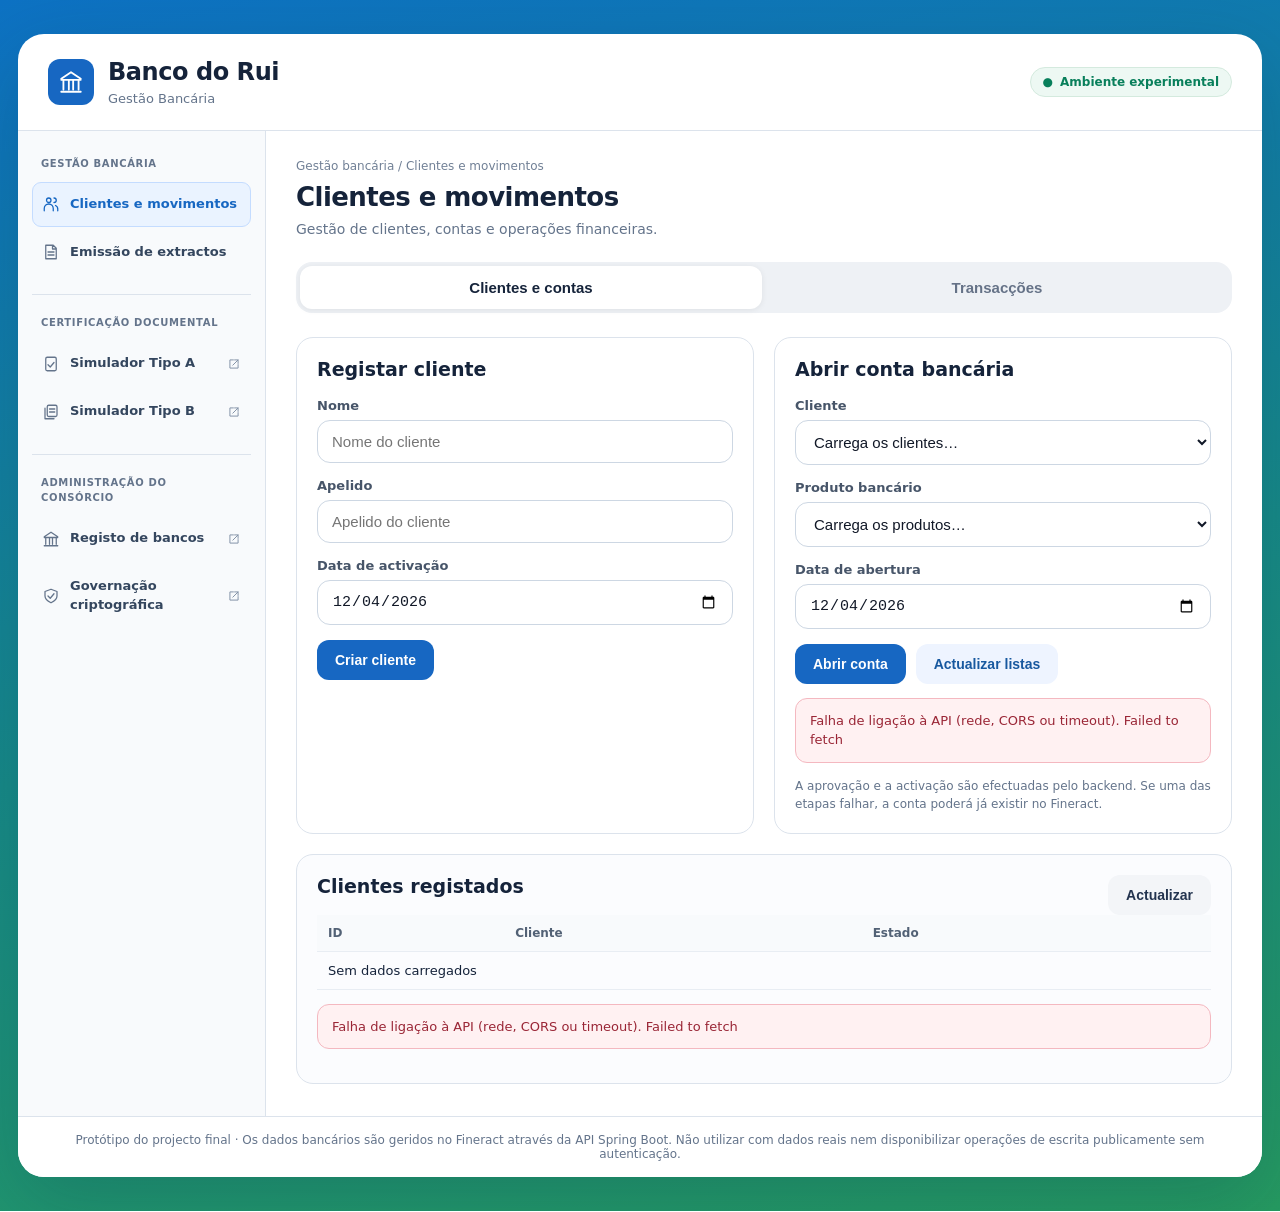
<file: index.html>
<!doctype html>
<html lang="pt"><head><meta charset="utf-8"><meta name="viewport" content="width=device-width, initial-scale=1"><title>Banco do Rui - Gestão Bancária</title><link rel="stylesheet" href="styles.css"><link rel="stylesheet" href="sidebar.css"></head>
<body><main class="shell app-shell"><header class="top app-header"><div class="brand"><div class="brand-symbol"><svg class="" width="20" height="20" viewBox="0 0 24 24" fill="none" stroke="currentColor" stroke-width="1.7" stroke-linecap="round" stroke-linejoin="round" aria-hidden="true"><path d="m3 9 9-6 9 6M3 10h18M5 11v8m5-8v8m4-8v8m5-8v8M3 21h18"/></svg></div><div><h1>Banco do Rui</h1><p class="app-subtitle">Gestão Bancária</p></div></div><span class="app-environment"><span aria-hidden="true">●</span> Ambiente experimental</span><button class="app-menu-toggle" type="button" id="appMenuToggle" aria-expanded="true" aria-controls="appSidebar"><svg class="" width="20" height="20" viewBox="0 0 24 24" fill="none" stroke="currentColor" stroke-width="1.7" stroke-linecap="round" stroke-linejoin="round" aria-hidden="true"><path d="M3 6h18M3 12h18M3 18h18"/></svg> Menu</button></header>
<div class="app-layout"><aside class="app-sidebar no-print" id="appSidebar"><nav aria-label="Navegação principal">
<div class="app-nav-group"><p class="app-nav-label">GESTÃO BANCÁRIA</p>
<a class="app-nav-link" href="index.html" aria-current="page"><svg class="" width="20" height="20" viewBox="0 0 24 24" fill="none" stroke="currentColor" stroke-width="1.7" stroke-linecap="round" stroke-linejoin="round" aria-hidden="true"><circle cx="9" cy="7" r="3"/><path d="M3 21v-3a6 6 0 0 1 12 0v3M16 4a3 3 0 0 1 0 6m2 4a5 5 0 0 1 3 5v2"/></svg><span>Clientes e movimentos</span></a>
<a class="app-nav-link" href="extratos.html"><svg class="" width="20" height="20" viewBox="0 0 24 24" fill="none" stroke="currentColor" stroke-width="1.7" stroke-linecap="round" stroke-linejoin="round" aria-hidden="true"><path d="M5 3h10l4 4v14H5zM14 3v5h5M8 12h8m-8 4h8"/></svg><span>Emissão de extractos</span></a>
</div>
<div class="app-nav-group"><p class="app-nav-label">CERTIFICAÇÃO DOCUMENTAL</p>
<a class="app-nav-link" href="https://pfcemitirextratos.vercel.app/" target="_blank" rel="noopener noreferrer" title="Abrir em nova aba"><svg class="" width="20" height="20" viewBox="0 0 24 24" fill="none" stroke="currentColor" stroke-width="1.7" stroke-linecap="round" stroke-linejoin="round" aria-hidden="true"><rect x="5" y="3" width="14" height="18" rx="2"/><path d="m8 13 3 3 5-6"/></svg><span>Simulador Tipo A</span><svg class="app-external" width="20" height="20" viewBox="0 0 24 24" fill="none" stroke="currentColor" stroke-width="1.7" stroke-linecap="round" stroke-linejoin="round" aria-hidden="true"><path d="M13 5h6v6M19 5l-9 9M19 13v6H5V5h6"/></svg></a>
<a class="app-nav-link" href="https://emissao-de-extratos-tipo-b.vercel.app/" target="_blank" rel="noopener noreferrer" title="Abrir em nova aba"><svg class="" width="20" height="20" viewBox="0 0 24 24" fill="none" stroke="currentColor" stroke-width="1.7" stroke-linecap="round" stroke-linejoin="round" aria-hidden="true"><rect x="7" y="3" width="13" height="15" rx="2"/><path d="M4 7v14h12M10 8h7m-7 4h7"/></svg><span>Simulador Tipo B</span><svg class="app-external" width="20" height="20" viewBox="0 0 24 24" fill="none" stroke="currentColor" stroke-width="1.7" stroke-linecap="round" stroke-linejoin="round" aria-hidden="true"><path d="M13 5h6v6M19 5l-9 9M19 13v6H5V5h6"/></svg></a>
</div>
<div class="app-nav-group"><p class="app-nav-label">ADMINISTRAÇÃO DO CONSÓRCIO</p>
<a class="app-nav-link" href="https://apipfcadminwebsite.vercel.app/" target="_blank" rel="noopener noreferrer" title="Abrir em nova aba"><svg class="" width="20" height="20" viewBox="0 0 24 24" fill="none" stroke="currentColor" stroke-width="1.7" stroke-linecap="round" stroke-linejoin="round" aria-hidden="true"><path d="m3 9 9-6 9 6M3 10h18M5 11v8m5-8v8m4-8v8m5-8v8M3 21h18"/></svg><span>Registo de bancos</span><svg class="app-external" width="20" height="20" viewBox="0 0 24 24" fill="none" stroke="currentColor" stroke-width="1.7" stroke-linecap="round" stroke-linejoin="round" aria-hidden="true"><path d="M13 5h6v6M19 5l-9 9M19 13v6H5V5h6"/></svg></a>
<a class="app-nav-link" href="https://governanca-pfc.vercel.app/" target="_blank" rel="noopener noreferrer" title="Abrir em nova aba"><svg class="" width="20" height="20" viewBox="0 0 24 24" fill="none" stroke="currentColor" stroke-width="1.7" stroke-linecap="round" stroke-linejoin="round" aria-hidden="true"><path d="m12 3 8 3v6c0 5-8 9-8 9s-8-4-8-9V6zM8 12l3 3 5-6"/></svg><span>Governação criptográfica</span><svg class="app-external" width="20" height="20" viewBox="0 0 24 24" fill="none" stroke="currentColor" stroke-width="1.7" stroke-linecap="round" stroke-linejoin="round" aria-hidden="true"><path d="M13 5h6v6M19 5l-9 9M19 13v6H5V5h6"/></svg></a>
</div>
</nav></aside><section class="app-content" aria-label="Clientes e movimentos"><div class="app-page-heading no-print"><p class="app-breadcrumb">Gestão bancária / Clientes e movimentos</p><h2>Clientes e movimentos</h2><p class="app-description">Gestão de clientes, contas e operações financeiras.</p></div>

<div class="tab-bar" role="tablist" aria-label="Gestão bancária"><button type="button" role="tab" aria-selected="true" aria-controls="tabClientes" id="btnClientes">Clientes e contas</button><button type="button" role="tab" aria-selected="false" aria-controls="tabMovimentos" id="btnMovimentos">Transacções</button></div>
<section class="panel" id="tabClientes" role="tabpanel" aria-labelledby="btnClientes"><div class="grid-actions"><section class="card"><h2>Registar cliente</h2><form id="clientForm"><div class="field"><label for="firstname">Nome</label><input id="firstname" placeholder="Nome do cliente" required maxlength="100"></div><div class="field"><label for="lastname">Apelido</label><input id="lastname" placeholder="Apelido do cliente" required maxlength="100"></div><div class="field"><label for="activationDate">Data de activação</label><input type="date" id="activationDate"></div><button class="button" type="submit" id="createClient">Criar cliente</button></form><div id="clientStatus" role="status" hidden></div></section>
<section class="card"><h2>Abrir conta bancária</h2><form id="accountForm"><div class="field"><label for="clientId">Cliente</label><select id="clientId" required><option value="">Carrega os clientes…</option></select></div><div class="field"><label for="productId">Produto bancário</label><select id="productId" required><option value="">Carrega os produtos…</option></select></div><div class="field"><label for="openedOnDate">Data de abertura</label><input id="openedOnDate" type="date"></div><div class="button-row"><button class="button" id="openAccount" type="submit">Abrir conta</button><button class="button secondary" type="button" id="refreshLists">Actualizar listas</button></div></form><div id="accountStatus" role="status" hidden></div><p class="note">A aprovação e a activação são efectuadas pelo backend. Se uma das etapas falhar, a conta poderá já existir no Fineract.</p></section></div>
<section class="card card-soft"><div class="section-header"><h2>Clientes registados</h2><button class="button soft" type="button" id="reloadClients">Actualizar</button></div><div class="table-wrap"><table class="table"><thead><tr><th>ID</th><th>Cliente</th><th>Estado</th></tr></thead><tbody id="clientsTable"><tr><td colspan="3">Sem dados carregados</td></tr></tbody></table></div><div id="listStatus" role="status" hidden></div></section></section>
<section class="panel" id="tabMovimentos" role="tabpanel" aria-labelledby="btnMovimentos" hidden><section class="card"><h2>Pesquisar conta</h2><div class="find-row"><div class="field" style="margin:0"><label for="accountNo">Número de conta</label><input id="accountNo" placeholder="Ex.: 000000001" autocomplete="off" inputmode="numeric"></div><button class="button secondary" id="lookupAccount" type="button">Pesquisar</button></div><div id="lookupStatus" hidden role="status"></div><div class="summary" id="accountSummary" hidden><div class="summary-item"><small>Titular</small><strong id="accountHolder">—</strong></div><div class="summary-item"><small>Moeda</small><strong id="accountCurrency">—</strong></div><div class="summary-item"><small>Estado</small><strong id="accountActive">—</strong></div></div></section>
<section class="card"><h2>Registar transacção</h2><form id="transactionForm"><div class="field"><label>Tipo de operação</label><div class="radio-row"><label><input type="radio" name="operation" value="deposit" checked> Depósito</label><label><input type="radio" name="operation" value="withdrawal"> Levantamento</label></div></div><div class="two"><div class="field"><label for="amount">Valor (MZN)</label><input id="amount" type="number" min="0.01" step="0.01" placeholder="Ex.: 1500.00" required></div><div class="field"><label for="movementDate">Data da transacção</label><input id="movementDate" type="date" required></div></div><button class="button" type="submit" id="postMovement" disabled>Registar movimento</button></form><div id="transactionStatus" hidden role="status"></div></section>
<section class="card card-soft"><div class="section-header"><h2>Movimentos da conta</h2><button class="button soft" id="reloadTransactions" type="button" disabled>Actualizar</button></div><div class="table-wrap"><table class="table"><thead><tr><th>Data</th><th>Operação</th><th>Valor</th><th>Descrição</th></tr></thead><tbody id="transactionsTable"><tr><td colspan="4">Pesquisa uma conta para consultar movimentos.</td></tr></tbody></table></div><div id="movementsStatus" hidden role="status"></div></section></section>
</section></div>
<footer class="footer-note">Protótipo do projecto final · Os dados bancários são geridos no Fineract através da API Spring Boot. Não utilizar com dados reais nem disponibilizar operações de escrita publicamente sem autenticação.</footer>
</main><script type="module" src="gestao.js"></script><script src="sidebar.js" defer></script></body></html>
</file>
<file: styles.css>
:root{font-family:Inter,ui-sans-serif,system-ui,-apple-system,BlinkMacSystemFont,"Segoe UI",sans-serif;color:#17212f;--main:#1767c2;--line:#dce3ec;--bg:#f8fafc;--muted:#64748b;--good:#087f5b;--bad:#ad2831}*{box-sizing:border-box}body{margin:0;min-height:100vh;background:linear-gradient(168deg,#0d72c4,#178b87 53%,#269b60);padding:34px 18px;color:#15233a}a{color:inherit}a:focus-visible,button:focus-visible,input:focus-visible,select:focus-visible{outline:3px solid #93c5fd;outline-offset:2px}.shell{max-width:1040px;margin:auto;background:#fff;border-radius:26px;padding:28px 34px 34px;box-shadow:0 24px 80px #07284b35}.top{display:flex;align-items:center;justify-content:space-between;gap:16px;flex-wrap:wrap}.brand{display:flex;align-items:center;gap:14px}.brand-symbol{width:45px;height:45px;background:#1767c2;border-radius:13px;display:grid;place-items:center;color:#fff;font-size:24px}h1{font-size:25px;line-height:1.2;margin:0}h2{font-size:19px;margin:0 0 18px}h3{font-size:15px;margin:0 0 12px}p{margin:6px 0 0}.sub{font-size:13px;color:var(--muted)}.nav{display:flex;flex-wrap:wrap;gap:10px}.nav a{border:1px solid var(--line);padding:10px 14px;border-radius:11px;text-decoration:none;font-weight:650;font-size:13px}.nav a[aria-current=page]{color:var(--main);background:#eaf3ff;border-color:#b8d8ff}.sep{height:1px;background:var(--line);margin:24px 0}.section-header{display:flex;align-items:center;justify-content:space-between;gap:12px;flex-wrap:wrap}.pill{border:1px solid #b9ddce;background:#f0fcf6;color:#0a6546;padding:6px 9px;border-radius:99px;font-size:12px;font-weight:700}.api-form{margin:18px 0 2px;padding:14px;background:#f7faff;border:1px solid #dbe7f4;border-radius:15px}.two{display:grid;grid-template-columns:1fr 1fr;gap:16px}.field{display:grid;gap:7px;margin:0 0 15px}.field label{font-size:13px;color:#475569;font-weight:700}.field input,.field select{width:100%;border:1px solid #cdd7e3;border-radius:13px;background:#fff;padding:12px 14px;font-size:15px;color:#111827;min-width:0}.field input[readonly]{background:#f1f5f9}.row{display:flex;gap:12px;align-items:center;flex-wrap:wrap}.tab-bar{display:grid;grid-template-columns:1fr 1fr;gap:4px;background:#eef1f5;border-radius:16px;padding:4px;margin:20px 0 24px}.tab-bar button{border:0;background:transparent;padding:13px 8px;border-radius:12px;color:#657287;font-weight:700;font-size:15px;cursor:pointer}.tab-bar button[aria-selected=true]{background:white;color:#15233a;box-shadow:0 1px 6px #00000012}.panel[hidden], [hidden]{display:none!important}.card{border:1px solid var(--line);background:white;border-radius:17px;padding:20px;margin:0 0 20px}.card-soft{background:#fbfcfe}.muted{color:var(--muted);font-size:13px}.button{border:0;border-radius:12px;background:#1767c2;color:white;padding:12px 18px;font-size:14px;font-weight:750;cursor:pointer;display:inline-flex;align-items:center;gap:7px;justify-content:center;text-decoration:none}.button.secondary{background:#eef4ff;color:#17589f}.button.soft{background:#f3f5f8;color:#23344f}.button:disabled{opacity:.45;cursor:not-allowed}.button:hover:not(:disabled){filter:brightness(.96)}.button-row{display:flex;gap:10px;flex-wrap:wrap}.message{margin:14px 0;border-radius:12px;padding:12px 14px;font-size:13px;line-height:1.5;border:1px solid #cfdef3;background:#eff6ff;color:#164f93;white-space:pre-wrap}.message.error{border-color:#f4b8c0;background:#fff1f2;color:#9a2636}.message.success{border-color:#b6e9d5;background:#f0fdf4;color:#07683e}.table-wrap{overflow-x:auto}.table{width:100%;border-collapse:collapse;font-size:13px}.table td,.table th{text-align:left;padding:11px;border-bottom:1px solid #e8edf3;white-space:nowrap}.table th{font-size:12px;color:#526175;background:#f8fafc}.summary{display:grid;grid-template-columns:repeat(3,minmax(0,1fr));gap:12px;margin:16px 0}.summary-item{background:#f5f8fc;padding:14px;border-radius:12px;overflow-wrap:anywhere}.summary-item strong{display:block;font-size:15px;margin-top:5px}.summary-item small{color:var(--muted)}.mono{font-family:ui-monospace,SFMono-Regular,Consolas,monospace;overflow-wrap:anywhere;word-break:break-word}.tiny{font-size:11px}.radio-row{display:flex;gap:16px;flex-wrap:wrap;padding:7px 0 16px}.radio-row label{display:flex;align-items:center;gap:7px;cursor:pointer}.radio-row input{accent-color:#1767c2}.result{border:1px solid #b6e9d5;border-radius:16px;background:#fcfffd;padding:20px}.result header{display:flex;align-items:center;gap:10px}.qr-box{background:white;border:1px solid #e5e7eb;border-radius:16px;padding:16px;display:inline-flex;align-items:center;justify-content:center;min-height:160px}.note{font-size:12px;color:#64748b;line-height:1.5;margin-top:12px}.footer-note{border-top:1px solid var(--line);margin-top:26px;padding-top:16px;font-size:12px;color:var(--muted)}.max-w{max-width:650px;margin-inline:auto}.spinner{opacity:.8}.grid-actions{display:grid;grid-template-columns:1fr 1fr;gap:20px}.value{color:#113454;font-weight:750}.find-row{display:grid;grid-template-columns:1fr auto;align-items:end;gap:12px}.display-note{border:1px solid #f1d8a6;background:#fffbeb;color:#855916;border-radius:13px;padding:12px 14px;font-size:13px;margin:12px 0}@media(max-width:760px){body{padding:14px 9px}.shell{padding:18px 16px;border-radius:18px}.two,.grid-actions,.summary{grid-template-columns:1fr}.top{align-items:flex-start}.nav{width:100%}.nav a{flex:1;text-align:center}.find-row{grid-template-columns:1fr}.find-row .button{width:100%}h1{font-size:22px}}@media print{body{padding:0;background:white}.shell{box-shadow:none;padding:0;max-width:none}.no-print,.top .nav,.api-form,.footer-note{display:none!important}.result{border:0;padding:0}.card{border:0;padding:0}.summary-item{background:white;border:1px solid #ddd}button{display:none!important}}
</file>
<file: sidebar.css>
/* Supplemental layout. Keep the repository's original styles.css unchanged. */
.shell.app-shell{max-width:1360px;padding:0;overflow:hidden}
.app-header.top{padding:24px 30px;border-bottom:1px solid var(--line);gap:14px}
.app-header .brand-symbol{flex:none;width:46px;height:46px;border-radius:12px}
.app-header .brand-symbol svg{width:26px;height:26px}
.app-header h1{font-size:24px;letter-spacing:-.45px}
.app-subtitle{font-size:13px;color:var(--muted);margin:4px 0 0}
.app-environment{margin-left:auto;display:inline-flex;align-items:center;gap:7px;padding:7px 12px;border:1px solid #d4eade;border-radius:99px;background:#edf8f3;color:#087f5b;font-size:12px;font-weight:650;white-space:nowrap}
.app-menu-toggle{display:none;border:1px solid #c4dcff;border-radius:9px;background:#eaf3ff;color:var(--main);font:inherit;font-weight:650;padding:9px 12px;align-items:center;gap:7px;cursor:pointer}
.app-layout{display:grid;grid-template-columns:248px minmax(0,1fr);min-height:570px}
.app-sidebar{background:#f8fafc;border-right:1px solid var(--line);padding:25px 14px;min-width:0}
.app-nav-group+.app-nav-group{border-top:1px solid var(--line);margin-top:20px;padding-top:20px}
.app-nav-label{margin:0 9px 11px;font-size:10px;font-weight:750;letter-spacing:.65px;line-height:1.5;color:#64748b}
.app-nav-link{display:flex;align-items:center;gap:10px;text-decoration:none;color:#34465e;font-weight:650;font-size:13px;line-height:1.45;padding:12px 9px;margin:3px 0;border:1px solid transparent;border-radius:9px}
.app-nav-link svg{flex:none;width:18px;height:18px;color:#64748b}
.app-nav-link span{min-width:0;overflow-wrap:break-word}
.app-nav-link .app-external{margin-left:auto;width:14px;height:14px;color:#8493a8}
.app-nav-link:hover{background:#edf3fa}
.app-nav-link[aria-current=page]{color:var(--main);background:#eaf3ff;border-color:#c4dcff}
.app-nav-link[aria-current=page] svg{color:var(--main)}
.app-content{min-width:0;padding:28px 30px 12px}
.app-page-heading{margin-bottom:22px}
.app-breadcrumb{margin:0 0 9px;color:#718096;font-size:12px}
.app-page-heading h2{font-size:26px;letter-spacing:-.55px;margin:0 0 7px}
.app-description{color:var(--muted);font-size:14px;line-height:1.5;margin:0}
.app-content .tab-bar{margin:0 0 24px}
.app-content .card,.app-content .result{min-width:0}
.app-content .qr-box{max-width:100%;overflow:auto}
.app-content canvas{max-width:100%;height:auto!important;object-fit:contain}
.app-shell>.footer-note{margin:0;padding:16px 28px;background:#fff;text-align:center}
@media(max-width:1050px){.app-layout{grid-template-columns:220px minmax(0,1fr)}.app-content{padding:24px 20px 12px}.app-content .grid-actions{grid-template-columns:1fr}.app-nav-link{font-size:12px}}
@media(max-width:760px){.app-header.top{padding:17px 16px;align-items:center}.app-header h1{font-size:21px}.app-environment{display:none}.app-menu-toggle{display:inline-flex;margin-left:auto}.app-layout{display:block;min-height:0}.app-sidebar{border-right:0;border-bottom:1px solid var(--line);padding:16px}.app-sidebar.app-collapsed{display:none}.app-nav-link{font-size:14px}.app-nav-group+.app-nav-group{margin-top:12px;padding-top:12px}.app-content{padding:20px 16px 8px}.app-page-heading h2{font-size:22px}.app-shell>.footer-note{padding:14px 16px}.app-header .brand-symbol{width:40px;height:40px}}
@media print{.app-header,.app-sidebar,.app-page-heading,.app-menu-toggle{display:none!important}.app-layout{display:block;min-height:0}.app-content{padding:0}.shell.app-shell{overflow:visible;max-width:none;border-radius:0;padding:0}.app-content .qr-box{overflow:visible}}
</file>
